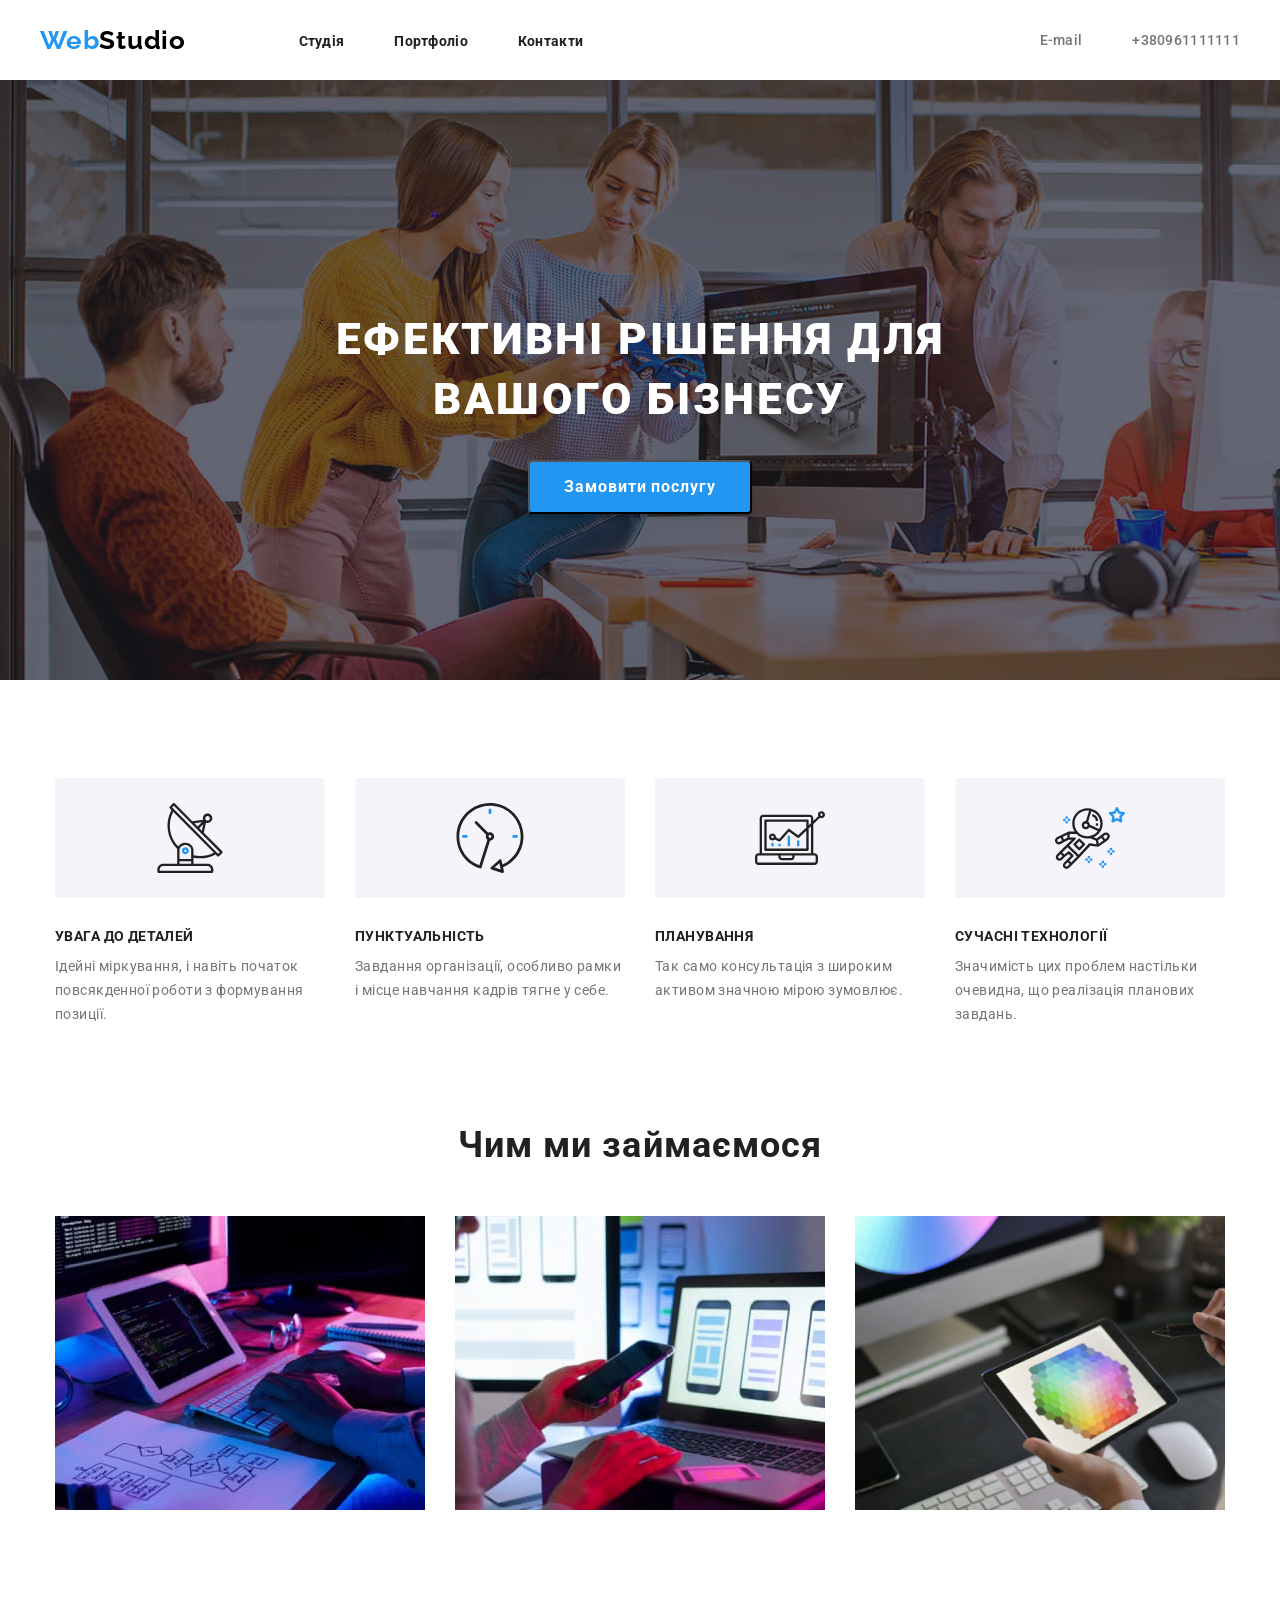
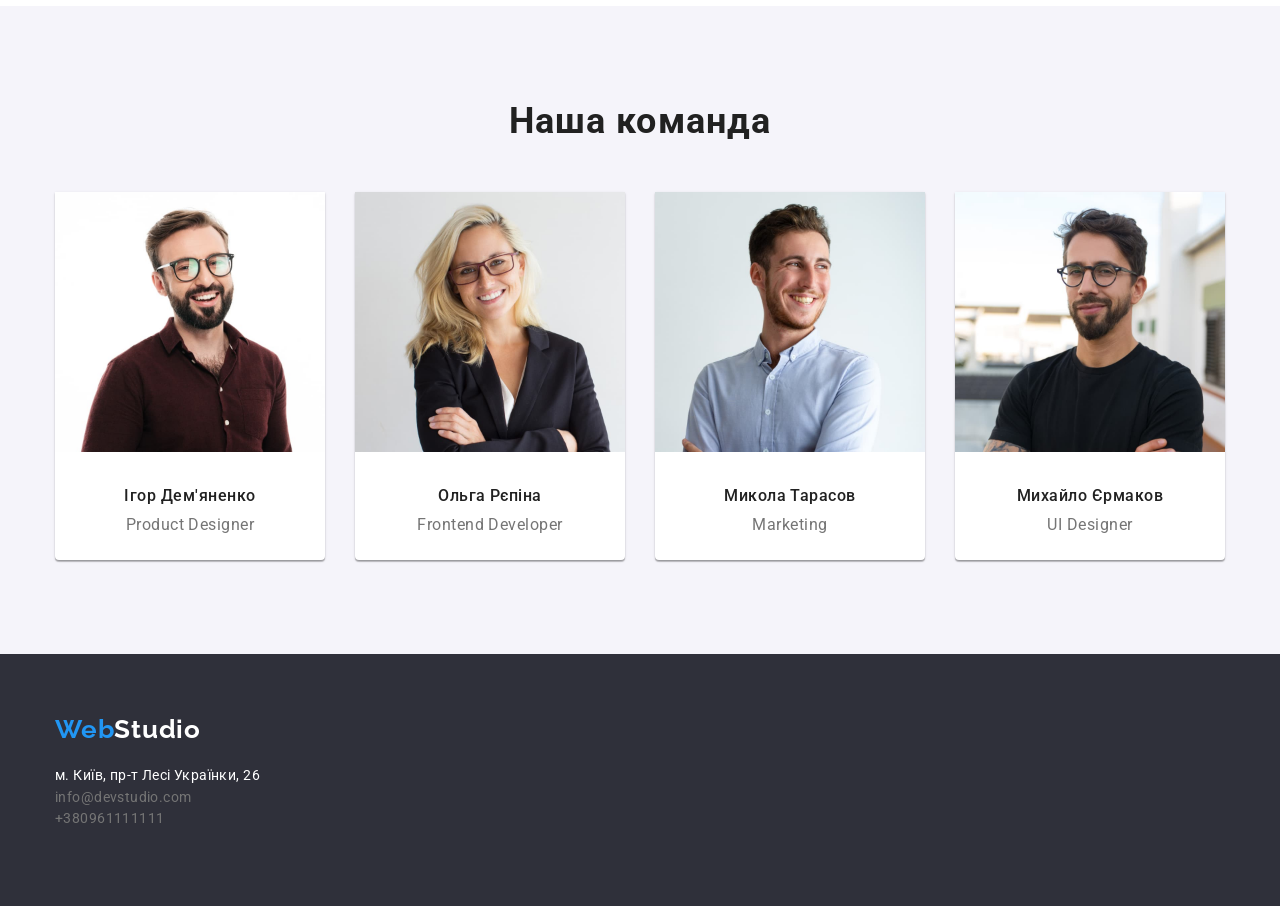
<file: index.html>
<!DOCTYPE html>
<html lang="en">
  <head>
    <meta charset="UTF-8" />
    <meta name="viewport" content="width=device-width, initial-scale=1.0" />
    <link rel="preconnect" href="https://fonts.googleapis.com" />
    <link rel="preconnect" href="https://fonts.gstatic.com" crossorigin />
    <link
      href="https://fonts.googleapis.com/css2?family=Raleway:wght@700&family=Roboto:wght@400;500;700;900&display=swap"
      rel="stylesheet"
    />
    <link
      rel="stylesheet"
      href="https://cdnjs.cloudflare.com/ajax/libs/modern-normalize/2.0.0/modern-normalize.css"
    />
    <link rel="stylesheet" href="modern-normalize.css" />
    <link rel="stylesheet" href="style.css" />
    <title>Document</title>
  </head>

  <body>
    <header class="header container">
      <a href="/" class="header-logo"><span class="Web">Web</span>Studio</a>
      <nav class="nav">
        <ul class="nav-list">
          <li class="nav-item">
            <a class="nav-link" href="#"><b>Студія</b></a>
          </li>
          <li class="nav-item">
            <a class="nav-link" href="portfolio.html"><b>Портфоліо</b></a>
          </li>
          <li class="nav-item">
            <a class="nav-link" href=""><b>Контакти</b></a>
          </li>
        </ul>
      </nav>
      <ul class="header-list">
        <li class="header-items">
          <a class="header-contact" href="">E-mail</a>
          <a class="header-contact" href="">+380961111111</a>
        </li>
      </ul>
    </header>
    <main >
      <section class="decision">
 <div class="container">
          <h1 class="decision-title">Ефективні рішення для вашого бізнесу</h1>
        <input class="decision-button" type="button" value="Замовити послугу" />
      </div>
      </section>
      <section class="details container">
        <ul class="details-list">
          <li class="details-items">
<div class="img-box-antena img-box">
</div>
            <h3 class="details-title">УВАГА ДО ДЕТАЛЕЙ</h3>
            <p class="details-text">
              Ідейні міркування, і навіть початок повсякденної роботи з
              формування позиції.
            </p>
          </li>
          <li class="details-items">
            <div class="img-box-clock img-box">
            </div>
            <h3 class="details-title">ПУНКТУАЛЬНІСТЬ</h3>
            <p class="details-text">
              Завдання організації, особливо рамки і місце навчання кадрів тягне
              у себе.
            </p>
          </li>
          <li class="details-items">
            <div class="img-box-diagram img-box">
  
            </div>
            <h3 class="details-title">ПЛАНУВАННЯ</h3>
            <p class="details-text">
              Так само консультація з широким активом значною мірою зумовлює.
            </p>
          </li>
          <li class="details-items">
            <div class="img-box-astronaut img-box">
  
            </div>
            <h3 class="details-title">СУЧАСНІ ТЕХНОЛОГІЇ</h3>
            <p class="details-text">
              Значимість цих проблем настільки очевидна, що реалізація планових
              завдань.
            </p>
          </li>
        </ul>
      </section>
      <section class="about container">
          <h2 class="about-title">Чим ми займаємося</h2>
          <ul class="about-list">
            <li class="about-items">
              <img src="img/keyboard.jpg" alt="" class="about-img" />
            </li>
            <li class="about-items">
              <img src="img/netbook.jpg" alt="" class="about-img" />
            </li>
            <li class="about-items">
              <img src="img/tablet.jpg" alt="" class="about-img" />
            </li>
          </ul>
      </section>
      <section class="team">
        <div class="container">
        <h2 class="team-title">Наша команда</h2>
        <ul class="team-list">
          <li class="team-items">
            <img src="img/person/firstperson.jpg" alt="" width="250px" class="team-img" />
            <h6 class="team-name">Ігор Дем'яненко</h6>
            <h6 class="team-work">Product Designer</h6>
          </li>
          <li class="team-items">
            <img src="img/person/secondperson.jpg" alt="" width="250px" class="team-img" />
            <h6 class="team-name">Ольга Рєпіна</h6>
            <h6 class="team-work">Frontend Developer</h6>
          </li>
          <li class="team-items">
            <img src="img/person/thirdperson.jpg" alt="" width="250px" class="team-img" />
            <h6 class="team-name">Микола Тарасов</h6>
            <h6 class="team-work">Marketing</h6>
          </li>
          <li class="team-items">
            <img src="img/person/fourperson.jpg" alt="" width="250px" class="team-img" />
            <h6 class="team-name">Михайло Єрмаков</h6>
            <h6 class="team-work">UI Designer</h6>
          </li>
        </ul>
      </section>
    </div>
    </main>
    <footer class="footer">
      <div class="container">
      <a href="/" class="footer-logo"><span class="Web">Web</span>Studio</a>
      <ul class="footer-list">
        <li class="footer-items">
          <p class="footer-text">м. Київ, пр-т Лесі Українки, 26</p>
          <a class="footer-link" href="">info@devstudio.com</a>
          <a class="footer-link-number" href="">+380961111111</a>
        </li>
      </ul>
    </div>
    </footer>
  </body>
</html>
</file>
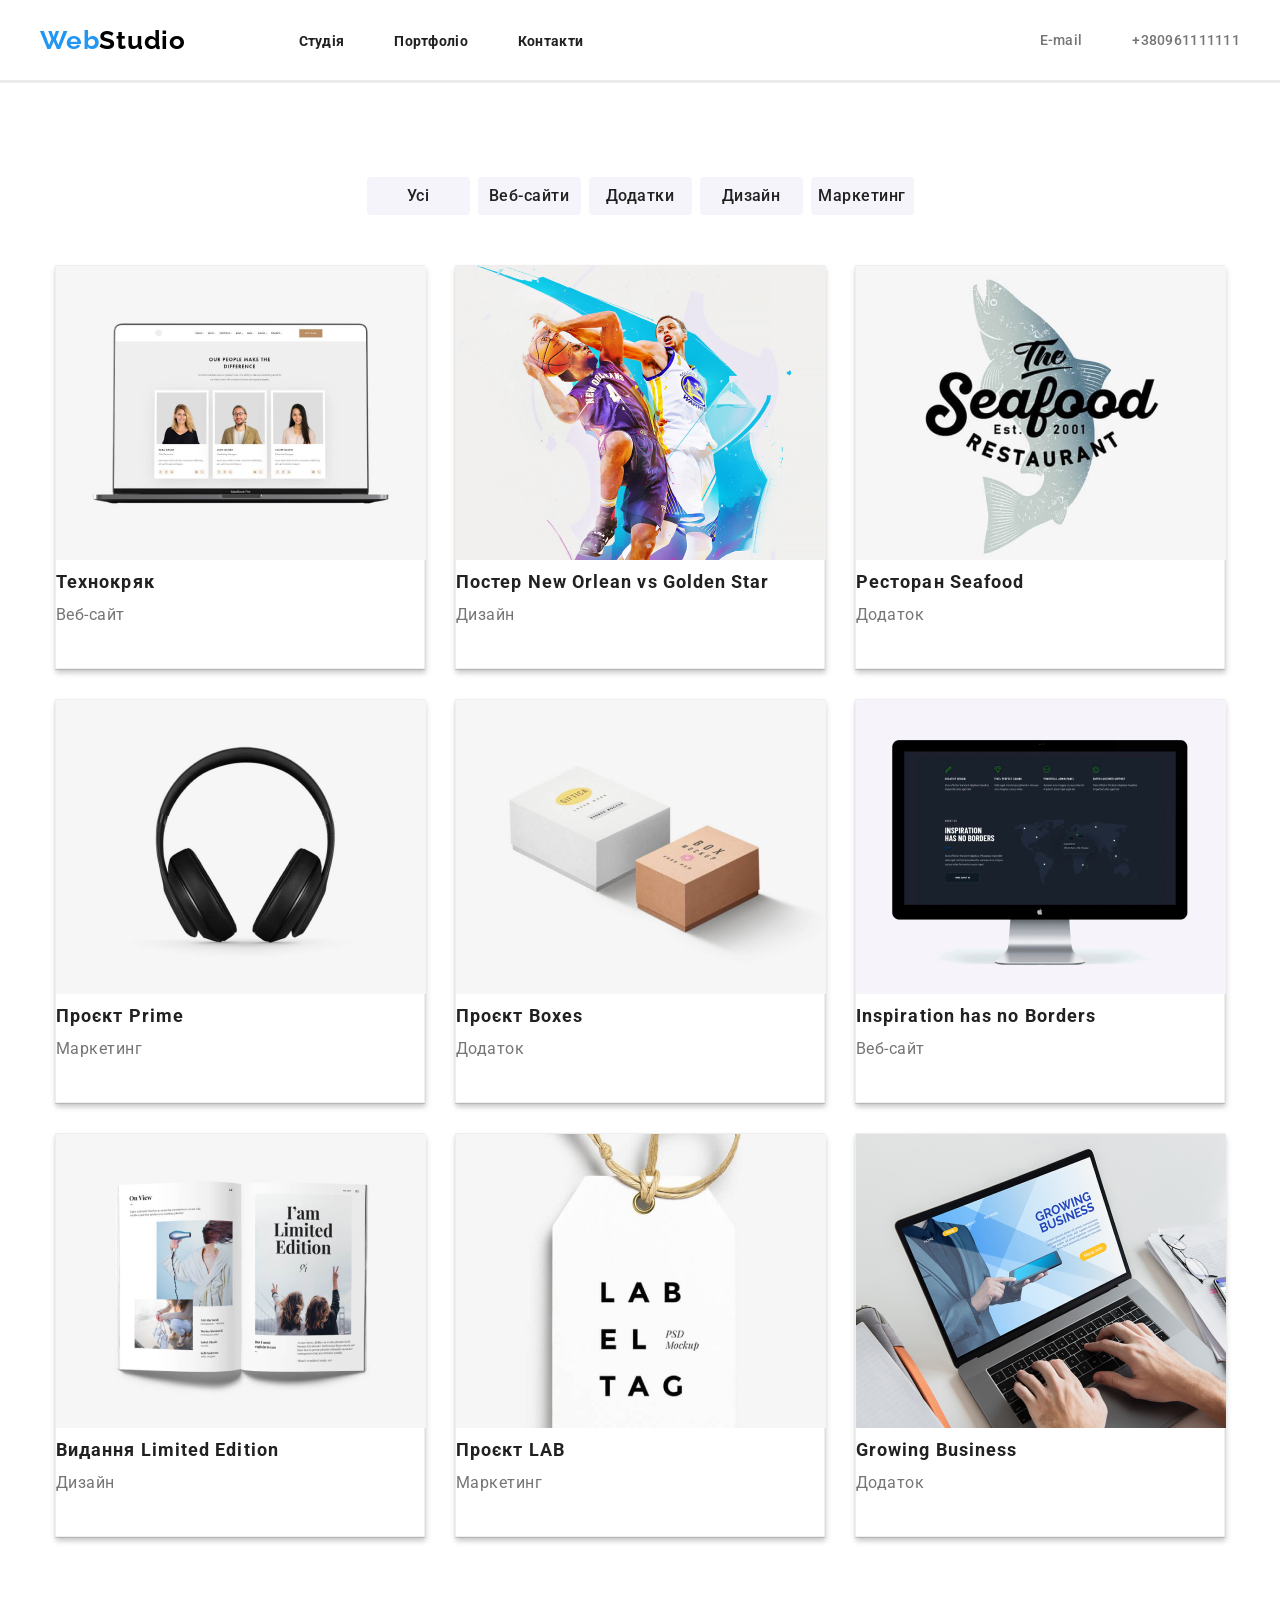
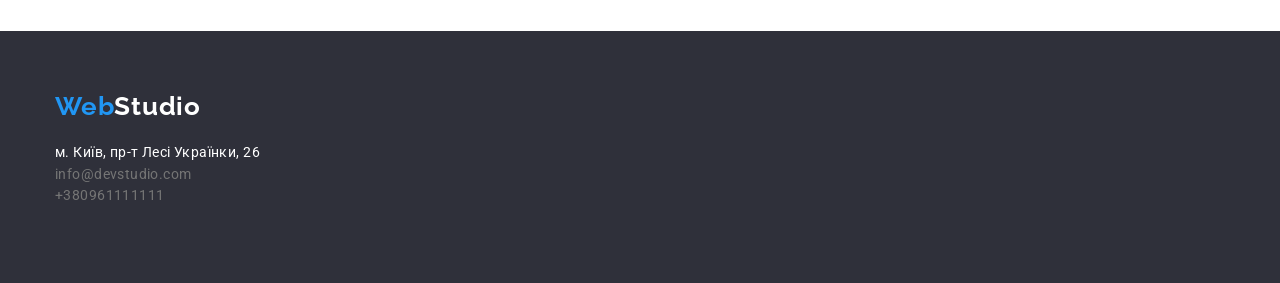
<file: portfolio.html>
<!DOCTYPE html>
<html lang="en">
  <head>
    <meta charset="UTF-8" />
    <meta name="viewport" content="width=device-width, initial-scale=1.0" />
    <title>Portfolio</title>
    <link rel="preconnect" href="https://fonts.googleapis.com" />
    <link rel="preconnect" href="https://fonts.gstatic.com" crossorigin />
    <link
      href="https://fonts.googleapis.com/css2?family=Raleway:wght@700&family=Roboto:wght@400;500;700;900&display=swap"
      rel="stylesheet"
    />
    <link
      rel="stylesheet"
      href="https://cdnjs.cloudflare.com/ajax/libs/modern-normalize/2.0.0/modern-normalize.css"
    />
    <link rel="stylesheet" href="modern-normalize.css" />
    <link rel="stylesheet" href="style.css" />
  </head>

  <body>
    <header class="header container">
      <a href="/" class="header-logo"><span class="Web">Web</span>Studio</a>
      <nav class="nav">
        <ul class="nav-list">
          <li class="nav-item">
            <a class="nav-link" href="#"><b>Студія</b></a>
          </li>
          <li class="nav-item">
            <a class="nav-link" href="portfolio.html"><b>Портфоліо</b></a>
          </li>
          <li class="nav-item">
            <a class="nav-link" href=""><b>Контакти</b></a>
          </li>
        </ul>
      </nav>
      <ul class="header-list">
        <li class="header-items">
          <a class="header-contact" href="">E-mail</a>
          <a class="header-contact" href="">+380961111111</a>
        </li>
      </ul>
    </header>
    <main>
      <section class="portfolio">
        <ul class="portfolio-list-buttons container">
          <li class="portfolio-items-buttons">
            <input class="portfolio-button" type="button" value="Усі" />
          </li>
          <li class="portfolio-items-buttons">
            <input class="portfolio-button" type="button" value="Веб-сайти" />
          </li>
          <li class="portfolio-items-buttons">
            <input class="portfolio-button" type="button" value="Додатки" />
          </li>
          <li class="portfolio-items-buttons">
            <input class="portfolio-button" type="button" value="Дизайн" />
          </li>
          <li class="portfolio-items-buttons">
            <input class="portfolio-button" type="button" value="Маркетинг" />
          </li>
        </ul>
        <ul class="portfolio-list container">
          <li class="portfolio-items">
            <img src="img/portfolio/1.png" alt="" class="portfolio-img" />
            <h3 class="portfolio-title">Технокряк</h3>
            <p class="portfolio-text">Веб-сайт</p>
          </li>
          <li class="portfolio-items">
            <img src="img/portfolio/2.png" alt="" class="portfolio-img" />
            <h3 class="portfolio-title">Постер New Orlean vs Golden Star</h3>
            <p class="portfolio-text">Дизайн</p>
          </li>
          <li class="portfolio-items">
            <img src="img/portfolio/3.png" alt="" class="portfolio-img" />
            <h3 class="portfolio-title">Ресторан Seafood</h3>
            <p class="portfolio-text">Додаток</p>
          </li>
          <li class="portfolio-items">
            <img src="img/portfolio/4.png" alt="" class="portfolio-img" />
            <h3 class="portfolio-title">Проєкт Prime</h3>
            <p class="portfolio-text">Маркетинг</p>
          </li>
          <li class="portfolio-items">
            <img src="img/portfolio/5.png" alt="" class="portfolio-img" />
            <h3 class="portfolio-title">Проєкт Boxes</h3>
            <p class="portfolio-text">Додаток</p>
          </li>
          <li class="portfolio-items">
            <img src="img/portfolio/6.png" alt="" class="portfolio-img" />
            <h3 class="portfolio-title">Inspiration has no Borders</h3>
            <p class="portfolio-text">Веб-сайт</p>
          </li>
          <li class="portfolio-items">
            <img src="img/portfolio/7.png" alt="" class="portfolio-img" />
            <h3 class="portfolio-title">Видання Limited Edition</h3>
            <p class="portfolio-text">Дизайн</p>
          </li>
          <li class="portfolio-items">
            <img src="img/portfolio/8.png" alt="" class="portfolio-img" />
            <h3 class="portfolio-title">Проєкт LAB</h3>
            <p class="portfolio-text">Маркетинг</p>
          </li>
          <li class="portfolio-items">
            <img src="img/portfolio/9.png" alt="" class="portfolio-img" />
            <h3 class="portfolio-title">Growing Business</h3>
            <p class="portfolio-text">Додаток</p>
          </li>
        </ul>
      </section>
    </main>
    <footer class="footer">
      <div class="container">
        <a href="/" class="footer-logo"><span class="Web">Web</span>Studio</a>
        <ul class="footer-list">
          <li class="footer-items">
            <p class="footer-text">м. Київ, пр-т Лесі Українки, 26</p>
            <a class="footer-link" href="">info@devstudio.com</a>
            <a class="footer-link-number" href="">+380961111111</a>
          </li>
        </ul>
      </div>
    </footer>                       
  </body>
</html>
</file>
<file: style.css>
body {
  font-family: Roboto;
  line-height: normal;
}
.container {
  width: 1200px;
  margin: 0 auto;
  padding: 0 15px;
}
a {
  text-decoration: none;
}
ul {
  list-style-type: none;
}
*,
::before,
::after {
  box-sizing: border-box;
}
h1,
h2,
h3,
h4,
h5,
h6,
html,
main,
body,
p,
ol,
ul,
li {
  margin: 0;
  padding: 0;
}

.header {
  height: 80px;
  display: flex;
  align-items: center;
  justify-content: space-between;
  padding: 25px 0;
}
.Web {
  color: #2196f3;
}
.header-logo {
  color: #000;
  font-family: Raleway;
  font-size: 26px;
  font-weight: 700;
  letter-spacing: 0.78px;
}
.nav {
}
.nav-list {
  display: flex;
  gap: 50px;
  margin-right: 344px;
}
.nav-item {
}

.nav-link {
  color: #212121;
  font-size: 14px;
  font-weight: 500;
  letter-spacing: 0.28px;
}
.nav-link:hover {
  color: #2196f3;
}
.header-list {
}
.header-items {
  display: flex;
  gap: 50px;
}
.header-contact {
  color: #757575;
  font-size: 14px;
  font-weight: 500;
  letter-spacing: 0.28px;
}
.header-contact:hover {
  color: #2196f3;
}
.decision {
  background-image: linear-gradient(
      rgba(47, 48, 58, 0.4),
      rgba(47, 48, 58, 0.4)
    ),
    url(img/hero.jpg);
  height: 600px;
  padding-top: 200px;
  padding-bottom: 200px;
}
.decision-container {
}
.decision-title {
  width: 696px;
  height: 120px;
  color: #fff;
  text-align: center;
  font-size: 44px;
  font-weight: 900;
  line-height: 1.36; /* 136.364% */
  letter-spacing: 2.64px;
  text-transform: uppercase;
  margin: 30px auto;
}
.decision-button {
  display: block;
  color: #fff;
  text-align: center;
  font-size: 16px;
  font-weight: 700;
  line-height: 1.875; /* 187.5% */
  letter-spacing: 0.96px;
  border-radius: 4px;
  background: #2196f3;
  box-shadow: 0px 4px 4px 0px rgba(0, 0, 0, 0.15);
  padding-top: 10px;
  padding-bottom: 10px;
  padding-left: 34px;
  padding-right: 34px;
  margin: 0 auto;
}
.details {
  margin-top: 98px;
  margin-bottom: 98px;
}
.details-list {
  display: flex;
  gap: 30px;
  justify-content: space-between;
}

.img-box {
  width: 270px;
  height: 120px;
  flex-shrink: 0;
  border-radius: 4px;
  background: #f5f4fa;
  margin-bottom: 30px;
}
.img-box-antena::before {
  display: flex;
  content: url(img/svg/antenna\ 1.svg);
  padding: 25px 100px;
}
.img-box-clock::before {
  display: flex;
  content: url(img/svg/clock\ 1.svg);
  padding: 25px 100px;
}
.img-box-diagram::before {
  display: flex;
  content: url(img/svg/diagram\ 1.svg);
  padding: 25px 100px;
}
.img-box-astronaut::before {
  display: flex;
  content: url(img/svg/astronaut\ 1.svg);
  padding: 25px 100px;
  margin-bottom: 30px;
}

.details-title {
  color: #212121;
  font-size: 14px;
  font-weight: 700;
  letter-spacing: 0.42px;
  text-transform: uppercase;
}
.details-text {
  color: #757575;
  font-size: 14px;
  font-weight: 400;
  line-height: 24px; /* 171.429% */
  letter-spacing: 0.42px;
  margin-top: 10px;
}
.about {
  height: 386px;
  margin-bottom: 96px;
}
.about-title {
  color: #212121;
  text-align: center;
  font-size: 36px;
  font-weight: 700;
  letter-spacing: 1.08px;
  padding-bottom: 50px;
}
.about-list {
  display: flex;
  gap: 30px;
}
.about-items {
}
.about-img {
  width: 370px;
  height: 294px;
  flex-shrink: 0;
  gap: 30px;
}

.team {
  background: #f5f4fa;
  height: 648px;
  padding-top: 94px;
  padding-bottom: 94px;
}

.team-title {
  color: #212121;
  font-size: 36px;
  font-weight: 700;
  letter-spacing: 1.08px;
  text-align: center;
  margin-bottom: 50px;
}

.team-list {
  display: flex;
  gap: 30px;
  margin: 0 auto;
}
.team-items {
  width: 270px;
  height: 368px;
  flex-shrink: 0;
  border-radius: 0px 0px 4px 4px;
  background: #fff;
  gap: 30px;
  box-shadow: 0px 2px 1px 0px rgba(0, 0, 0, 0.2),
    0px 1px 1px 0px rgba(0, 0, 0, 0.14), 0px 1px 3px 0px rgba(0, 0, 0, 0.12);
}
.team-img {
  width: 270px;
  height: 260px;
}
.team-name {
  display: flex;
  justify-content: center;
  color: #212121;
  font-size: 16px;
  font-weight: 500;
  letter-spacing: 0.48px;
  margin-top: 30px;
}
.team-work {
  display: flex;
  justify-content: center;
  align-items: center;
  color: #757575;
  font-size: 16px;
  font-weight: 400;
  letter-spacing: 0.48px;
  margin-top: 10px;
  margin-bottom: 30px;
}
.footer {
  height: 252px;
  background: #2f303a;
  padding-top: 60px;
}
.footer-logo {
  color: #fff;
  font-family: Raleway;
  font-size: 26px;
  font-weight: 700;
  letter-spacing: 0.78px;
  margin-top: 60px;
}
.footer-list {
}
.footer-items {
}
.footer-text {
  color: #fff;
  font-size: 14px;
  font-weight: 400;
  line-height: 1.71; /* 171.429% */
  letter-spacing: 0.42px;
  margin-top: 20px;
  margin-bottom: 9px;
}
.footer-link {
  display: block;
  color: #757575;
  font-size: 14px;
  font-weight: 400;
  line-height: 1.71px; /* 171.429% */
  letter-spacing: 0.42px;
  margin-bottom: 9px;
}
.footer-link-number {
  color: #757575;
  font-size: 14px;
  font-weight: 400;
  line-height: 1.71px; /* 171.429% */
  letter-spacing: 0.42px;
  margin-top: 9px;
}
.footer-link-number:hover {
  color: #2196f3;
}
.footer-link:hover {
  color: #2196f3;
}
/* =================================ПОРТФОЛИО==================================== */
.header-portfolio {
}
.portfolio {
  border-top: #ececec solid;
  padding-top: 94px;
  padding-bottom: 94px;
}
.portfolio-list-buttons {
  display: flex;
  gap: 8px;
  align-items: center;
  justify-content: center;
  margin-bottom: 50px;
}
.portfolio-items-buttons {
}
.portfolio-button {
  width: 103px;
  height: 38px;
  flex-shrink: 0;
  border-radius: 4px;
  background: #f5f4fa;
  border: none;
  color: #212121;
  text-align: center;
  font-size: 16px;
  font-weight: 500;
  line-height: 1.625; /*162.5% 1.625. */
  letter-spacing: 0.48px;
}
.portfolio-button:hover {
  border: none;
  color: #fff;
  background: #2196f3;
}
.portfolio-list {
  display: flex;
  flex-wrap: wrap;
  gap: 30px;
}
.portfolio-items {
  width: 370px;
  height: 404px;
  flex-shrink: 0;
  border: 1px solid #eee;
  background: #fff;
  box-shadow: 1px 4px 6px 0px rgba(0, 0, 0, 0.16),
    0px 4px 4px 0px rgba(0, 0, 0, 0.06), 0px 1px 1px 0px rgba(0, 0, 0, 0.12);
}
.portfolio-img {
  width: 370px;
  height: 294px;
  flex-shrink: 0;
}
.portfolio-title {
  color: #212121;
  font-size: 18px;
  font-weight: 700;
  line-height: 2; /* 200% 2 */
  letter-spacing: 1.08px;
}
.portfolio-text {
  color: #757575;
  font-size: 16px;
  font-weight: 400;
  line-height: 1.875; /* 187.5%  1.875*/
  letter-spacing: 0.48px;
}
</file>
